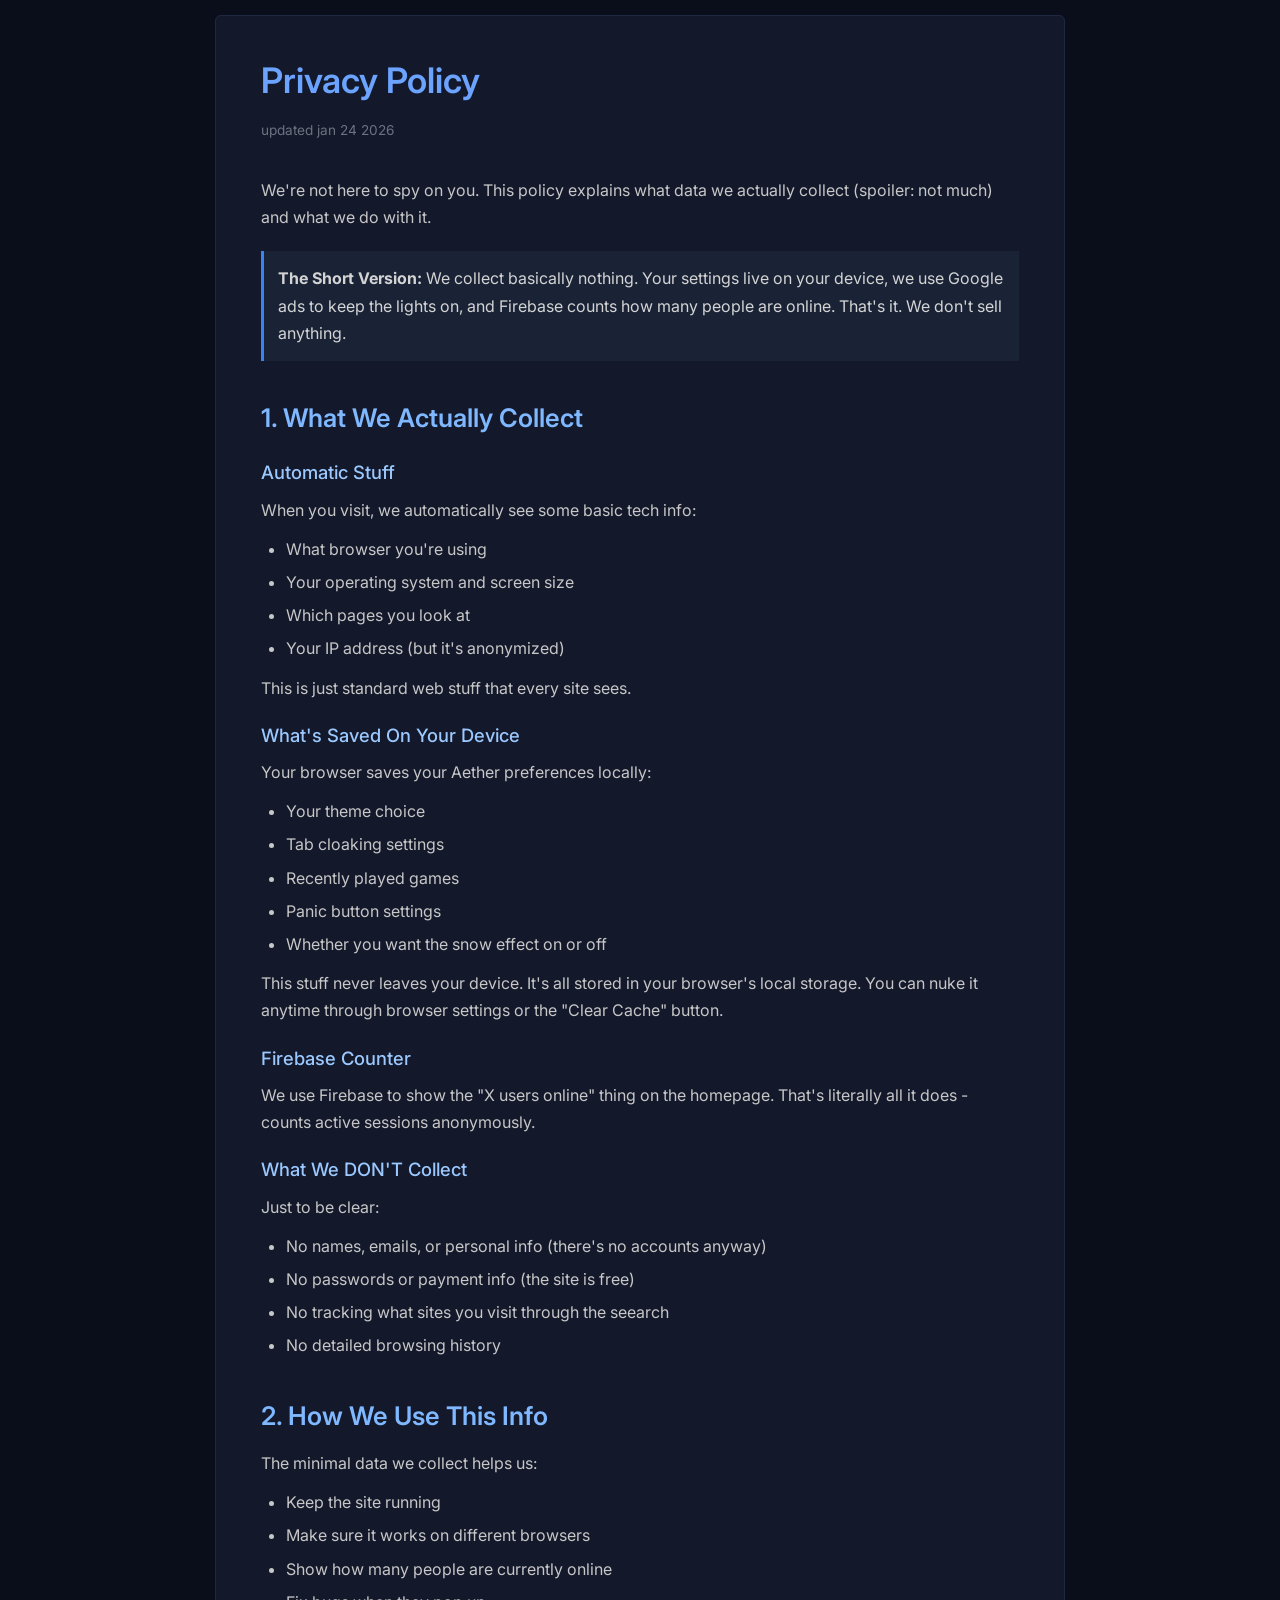
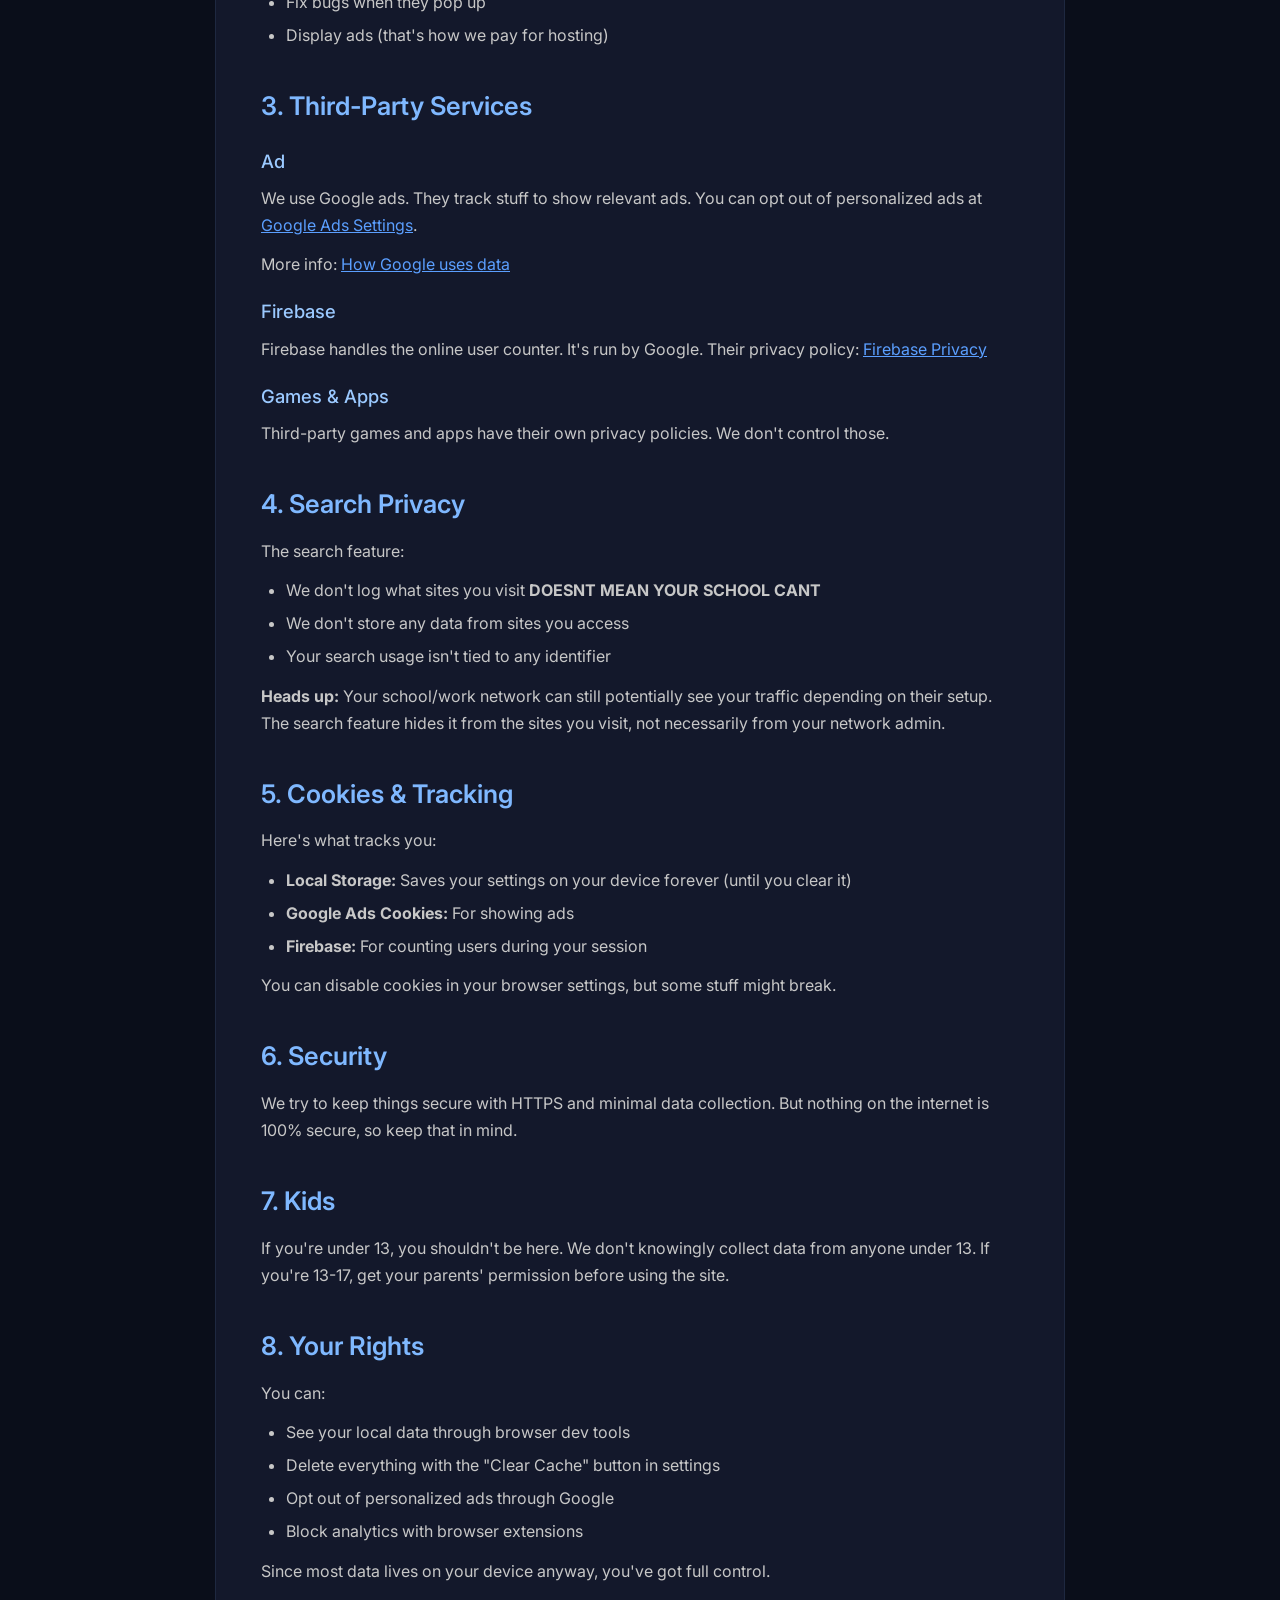
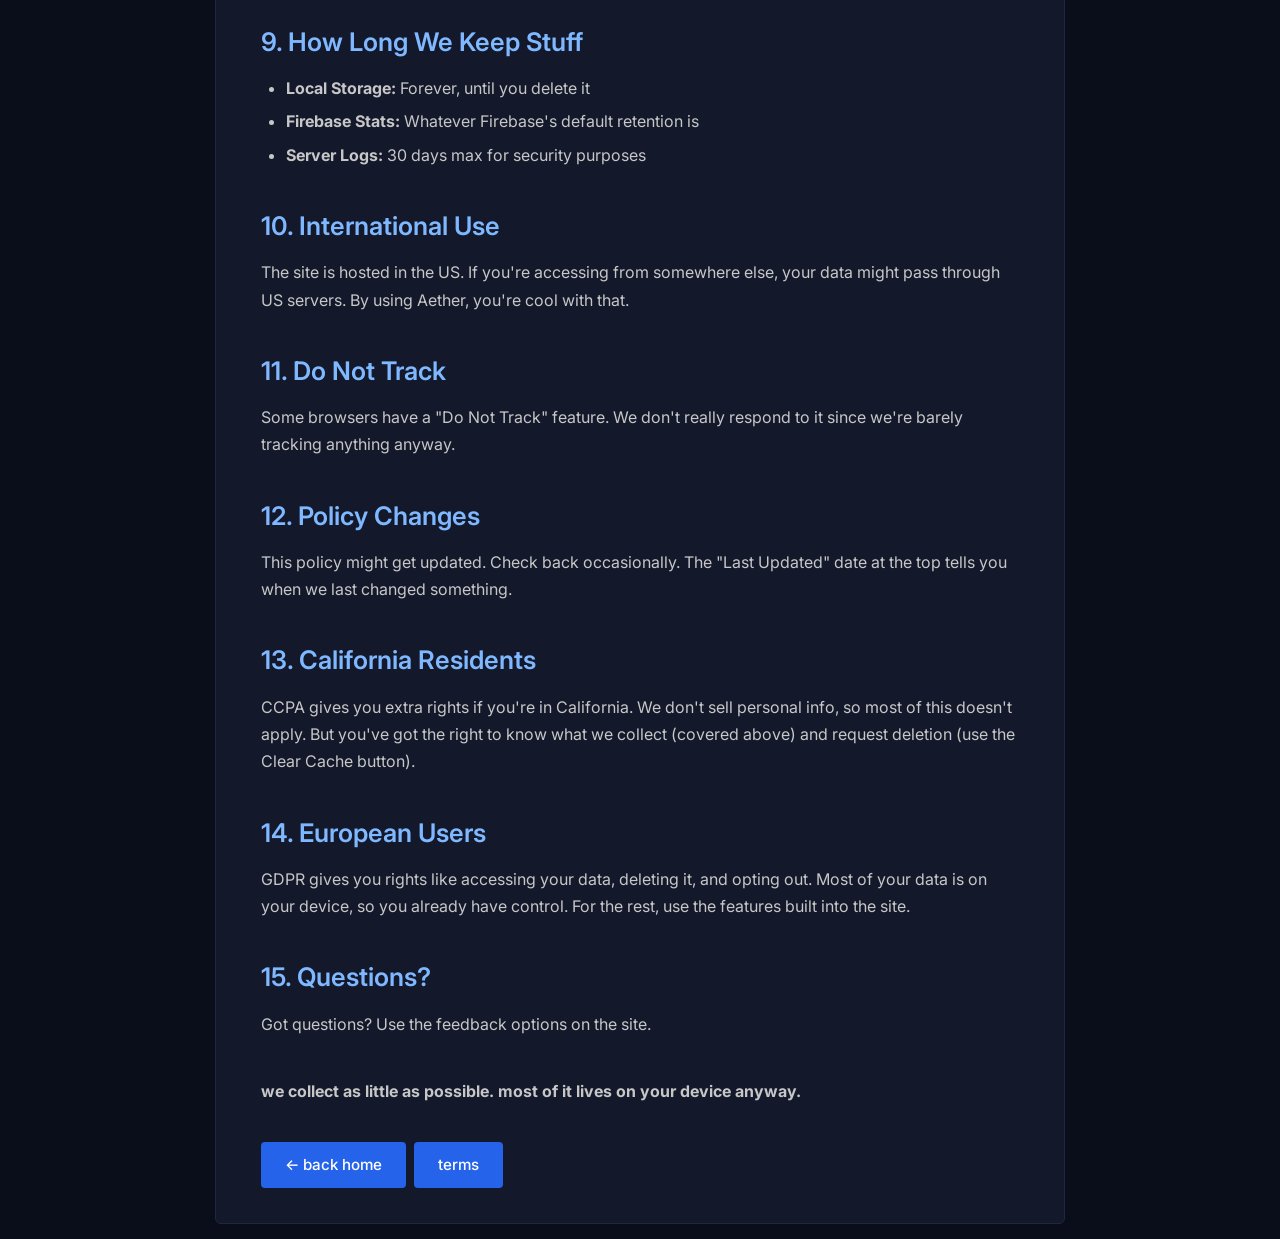
<file: legal/privacy.html>
<!doctype html><html lang="en"><head><meta charset="utf-8" /><meta name="viewport" content="width=device-width, initial-scale=1.0" /><title>Privacy Policy</title><link rel="icon" href="others/assets/relic.webp" /><link href="https://fonts.googleapis.com/css2?family=Inter:wght@300;400;500;700&display=swap" rel="stylesheet" /> <style>*{margin:0;padding:0;box-sizing:border-box}body{font-family:Inter,sans-serif;background:#0a0e1a;color:#d4d4d4;line-height:1.7;padding:15px}.container{max-width:850px;margin:0 auto;background:#13182b;border-radius:6px;padding:35px 45px;border:1px solid #1e2840}h1{color:#6ba3ff;font-size:2.2em;margin-bottom:8px;font-weight:600}.last-updated{color:#6b7280;font-size:.85em;margin-bottom:35px}h2{color:#7fb8ff;font-size:1.6em;margin-top:35px;margin-bottom:12px;font-weight:600}h3{color:#9bc9ff;font-size:1.15em;margin-top:18px;margin-bottom:8px;font-weight:500}p{margin-bottom:12px;color:#c7c7c7}ul{margin-left:25px;margin-bottom:12px;list-style:disc}li{margin-bottom:6px;color:#c7c7c7}a{color:#5b9fff;text-decoration:underline}a:hover{color:#7fb8ff}.back-button{display:inline-block;margin-top:25px;padding:10px 24px;background:#2563eb;color:#fff;border-radius:4px;text-decoration:none;font-weight:500;font-size:.95em;margin-right:8px}.back-button:hover{background:#1d4ed8}.section{margin-bottom:20px}.info-box{background:#1a2336;border-left:3px solid #3b82f6;padding:14px;margin:18px 0}</style> </head><body> <script>sessionStorage.setItem("privacy_visited","true");</script> <div class="container"><h1>Privacy Policy</h1><p class="last-updated">updated jan 24 2026</p><div class="section"><p> We're not here to spy on you. This policy explains what data we actually collect (spoiler: not much) and what we do with it. </p></div><div class="info-box"><strong>The Short Version:</strong> We collect basically nothing. Your settings live on your device, we use Google ads to keep the lights on, and Firebase counts how many people are online. That's it. We don't sell anything. </div><h2>1. What We Actually Collect</h2><div class="section"><h3>Automatic Stuff</h3><p>When you visit, we automatically see some basic tech info:</p><ul><li>What browser you're using</li><li>Your operating system and screen size</li><li>Which pages you look at</li><li>Your IP address (but it's anonymized)</li></ul><p>This is just standard web stuff that every site sees.</p><h3>What's Saved On Your Device</h3><p>Your browser saves your Aether preferences locally:</p><ul><li>Your theme choice</li><li>Tab cloaking settings</li><li>Recently played games</li><li>Panic button settings</li><li>Whether you want the snow effect on or off</li></ul><p> This stuff never leaves your device. It's all stored in your browser's local storage. You can nuke it anytime through browser settings or the "Clear Cache" button. </p><h3>Firebase Counter</h3><p> We use Firebase to show the "X users online" thing on the homepage. That's literally all it does - counts active sessions anonymously. </p><h3>What We DON'T Collect</h3><p>Just to be clear:</p><ul><li> No names, emails, or personal info (there's no accounts anyway) </li><li>No passwords or payment info (the site is free)</li><li>No tracking what sites you visit through the seearch</li><li>No detailed browsing history</li></ul></div><h2>2. How We Use This Info</h2><div class="section"><p>The minimal data we collect helps us:</p><ul><li>Keep the site running</li><li>Make sure it works on different browsers</li><li>Show how many people are currently online</li><li>Fix bugs when they pop up</li><li>Display ads (that's how we pay for hosting)</li></ul></div><h2>3. Third-Party Services</h2><div class="section"><h3>Ad</h3><p> We use Google ads. They track stuff to show relevant ads. You can opt out of personalized ads at <a href="https://www.google.com/settings/ads" target="_blank" >Google Ads Settings</a >. </p><p> More info: <a href="https://policies.google.com/technologies/ads" target="_blank" >How Google uses data</a ></p><h3>Firebase</h3><p> Firebase handles the online user counter. It's run by Google. Their privacy policy: <a href="https://firebase.google.com/support/privacy" target="_blank" >Firebase Privacy</a ></p><h3>Games & Apps</h3><p> Third-party games and apps have their own privacy policies. We don't control those. </p></div><h2>4. Search Privacy</h2><div class="section"><p>The search feature:</p><ul><li> We don't log what sites you visit <b>DOESNT MEAN YOUR SCHOOL CANT</b></li><li>We don't store any data from sites you access</li><li>Your search usage isn't tied to any identifier</li></ul><p><strong>Heads up:</strong> Your school/work network can still potentially see your traffic depending on their setup. The search feature hides it from the sites you visit, not necessarily from your network admin. </p></div><h2>5. Cookies & Tracking</h2><div class="section"><p>Here's what tracks you:</p><ul><li><strong>Local Storage:</strong> Saves your settings on your device forever (until you clear it) </li><li><strong>Google Ads Cookies:</strong> For showing ads</li><li><strong>Firebase:</strong> For counting users during your session </li></ul><p> You can disable cookies in your browser settings, but some stuff might break. </p></div><h2>6. Security</h2><div class="section"><p> We try to keep things secure with HTTPS and minimal data collection. But nothing on the internet is 100% secure, so keep that in mind. </p></div><h2>7. Kids</h2><div class="section"><p> If you're under 13, you shouldn't be here. We don't knowingly collect data from anyone under 13. If you're 13-17, get your parents' permission before using the site. </p></div><h2>8. Your Rights</h2><div class="section"><p>You can:</p><ul><li>See your local data through browser dev tools</li><li>Delete everything with the "Clear Cache" button in settings</li><li>Opt out of personalized ads through Google</li><li>Block analytics with browser extensions</li></ul><p> Since most data lives on your device anyway, you've got full control. </p></div><h2>9. How Long We Keep Stuff</h2><div class="section"><ul><li><strong>Local Storage:</strong> Forever, until you delete it</li><li><strong>Firebase Stats:</strong> Whatever Firebase's default retention is </li><li><strong>Server Logs:</strong> 30 days max for security purposes </li></ul></div><h2>10. International Use</h2><div class="section"><p> The site is hosted in the US. If you're accessing from somewhere else, your data might pass through US servers. By using Aether, you're cool with that. </p></div><h2>11. Do Not Track</h2><div class="section"><p> Some browsers have a "Do Not Track" feature. We don't really respond to it since we're barely tracking anything anyway. </p></div><h2>12. Policy Changes</h2><div class="section"><p> This policy might get updated. Check back occasionally. The "Last Updated" date at the top tells you when we last changed something. </p></div><h2>13. California Residents</h2><div class="section"><p> CCPA gives you extra rights if you're in California. We don't sell personal info, so most of this doesn't apply. But you've got the right to know what we collect (covered above) and request deletion (use the Clear Cache button). </p></div><h2>14. European Users</h2><div class="section"><p> GDPR gives you rights like accessing your data, deleting it, and opting out. Most of your data is on your device, so you already have control. For the rest, use the features built into the site. </p></div><h2>15. Questions?</h2><div class="section"><p>Got questions? Use the feedback options on the site.</p></div><div style="margin-top: 40px"><p><strong >we collect as little as possible. most of it lives on your device anyway.</strong ></p><a href="/index.html" class="back-button">← back home</a><a href="tos.html" class="back-button">terms</a></div></div></body></html>
</file>
